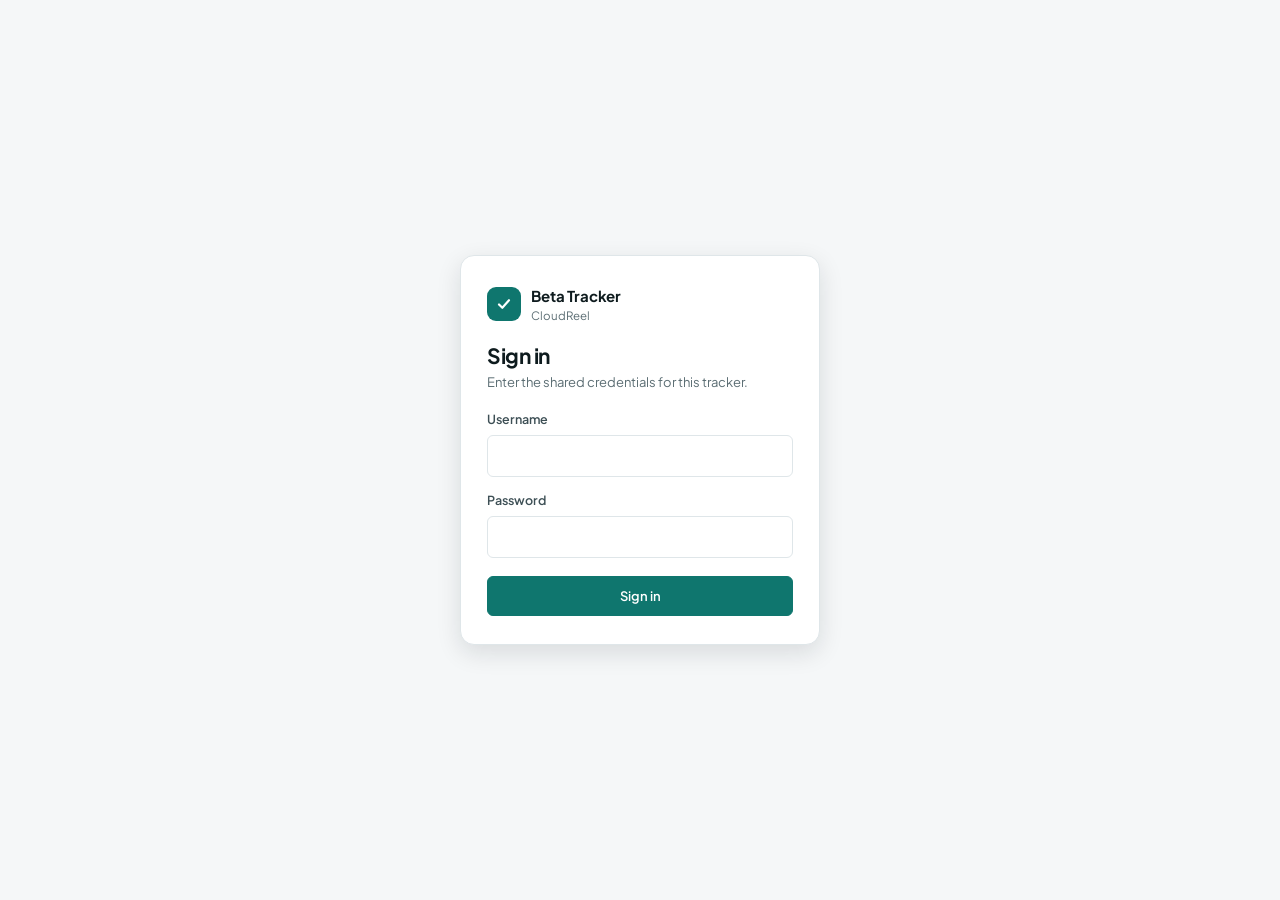
<file: site/login.html>
<!doctype html>
<html lang="en">
<head>
<meta charset="utf-8">
<meta name="viewport" content="width=device-width, initial-scale=1">
<meta name="color-scheme" content="light dark">
<title>Sign in · CloudReel Beta Tracker</title>
<link rel="icon" href="data:image/svg+xml,%3Csvg xmlns='http://www.w3.org/2000/svg' viewBox='0 0 32 32'%3E%3Crect width='32' height='32' rx='8' fill='%230f766e'/%3E%3Cpath d='m9 16.5 4.5 4.5L23 11.5' fill='none' stroke='%23fff' stroke-width='3' stroke-linecap='round' stroke-linejoin='round'/%3E%3C/svg%3E">
<script>try{var t=localStorage.getItem('cloudreel-tracker-theme');if(t==='light'||t==='dark')document.documentElement.setAttribute('data-theme',t);}catch(e){}</script>
<link rel="preconnect" href="https://fonts.googleapis.com">
<link rel="preconnect" href="https://fonts.gstatic.com" crossorigin>
<link rel="stylesheet" href="https://fonts.googleapis.com/css2?family=Plus+Jakarta+Sans:wght@400;500;600;700&display=swap">
<link rel="stylesheet" href="/site/style.css">
</head>
<body>
<div class="login-wrap">
  <form class="login-card" id="loginform" novalidate>
    <div class="login-brand">
      <span class="logo" aria-hidden="true"><svg viewBox="0 0 24 24"><path d="m6 12.5 4 4 8-9"/></svg></span>
      <span><b>Beta Tracker</b><small>CloudReel</small></span>
    </div>
    <h1>Sign in</h1>
    <p class="lede">Enter the shared credentials for this tracker.</p>
    <div id="loginerr" class="login-err" hidden role="alert"></div>
    <div class="login-field">
      <label for="lf-user">Username</label>
      <input type="text" id="lf-user" name="username" autocomplete="username" autocapitalize="off" autocorrect="off" spellcheck="false" required>
    </div>
    <div class="login-field">
      <label for="lf-pass">Password</label>
      <input type="password" id="lf-pass" name="password" autocomplete="current-password" required>
    </div>
    <button type="submit" class="btn primary login-submit" id="loginbtn">Sign in</button>
  </form>
</div>
<script>
(function () {
  'use strict';
  var form = document.getElementById('loginform');
  var err = document.getElementById('loginerr');
  var btn = document.getElementById('loginbtn');
  var params = new URLSearchParams(location.search);
  var next = params.get('next') || '/site/';
  if (!/^\/(?!\/)/.test(next)) next = '/site/';
  form.addEventListener('submit', function (ev) {
    ev.preventDefault();
    err.hidden = true;
    btn.disabled = true; btn.textContent = 'Signing in…';
    fetch('/api/login', {
      method: 'POST',
      headers: { 'Content-Type': 'application/json' },
      body: JSON.stringify({
        username: document.getElementById('lf-user').value,
        password: document.getElementById('lf-pass').value
      })
    }).then(function (r) {
      if (r.ok) { location.href = next; return; }
      return r.json().catch(function () { return {}; }).then(function (b) {
        throw new Error(b.error || 'Incorrect username or password.');
      });
    }).catch(function (e) {
      err.textContent = e.message || 'Could not sign in. Try again.';
      err.hidden = false;
      btn.disabled = false; btn.textContent = 'Sign in';
      document.getElementById('lf-pass').focus();
    });
  });
}());
</script>
</body>
</html>
</file>
<file: site/style.css>
/* CloudReel Beta Tracker — design tokens (Minimal / Swiss, dense dashboard) */
:root{
  --font:"Plus Jakarta Sans",ui-sans-serif,system-ui,-apple-system,"Segoe UI",Roboto,sans-serif;
  --mono:ui-monospace,SFMono-Regular,"JetBrains Mono",Menlo,Consolas,monospace;
  --bg:#f5f7f8;--surface:#fff;--surface-2:#f0f4f5;--surface-3:#e6ecee;
  --ink:#0e1b1e;--ink2:#3d4f55;--ink3:#5b6d73;--line:#dfe6e9;--line-strong:#c5d0d4;
  --primary:#0f766e;--primary-hover:#0b5f59;--on-primary:#fff;--primary-soft:#e2f4f1;--ring:#0d9488;
  --crit:#b42318;--crit-bg:#fdecea;--high:#b54708;--high-bg:#fff1e0;--med:#1d4ed8;--med-bg:#e8f0ff;--low:#475467;--low-bg:#eef1f4;--ok:#067647;--ok-bg:#e3f6ec;
  --s-open:#7b8a90;--s-prog:#d97706;--s-fixed:#2563eb;--s-ver:#059669;--s-wont:#8b7fb8;
  --shadow-1:0 1px 2px rgba(14,27,30,.06);--shadow-2:0 8px 24px rgba(14,27,30,.12);--shadow-3:0 24px 64px rgba(14,27,30,.24);
  --r-s:6px;--r-m:10px;--r-l:14px;--top:56px;
  --fast:120ms;--base:180ms;--ease:cubic-bezier(.2,.7,.3,1);
}
@media (prefers-color-scheme: dark){:root:not([data-theme="light"]){
  --bg:#0a1113;--surface:#111a1d;--surface-2:#162125;--surface-3:#1d2b30;
  --ink:#e9f0f1;--ink2:#b6c4c8;--ink3:#8c9da2;--line:#223035;--line-strong:#33454b;
  --primary:#2dd4bf;--primary-hover:#5eead4;--on-primary:#04201d;--primary-soft:#0f2b29;--ring:#2dd4bf;
  --crit:#ff9388;--crit-bg:#3a1614;--high:#ffb86b;--high-bg:#382410;--med:#93b8ff;--med-bg:#14223f;--low:#c2cad0;--low-bg:#1f2a2e;--ok:#6ee7a8;--ok-bg:#0f2a1d;
  --s-open:#6f8086;--s-prog:#f59e0b;--s-fixed:#60a5fa;--s-ver:#34d399;--s-wont:#a99bd6;
  --shadow-1:0 1px 2px rgba(0,0,0,.4);--shadow-2:0 8px 24px rgba(0,0,0,.5);--shadow-3:0 24px 64px rgba(0,0,0,.6);
}}
:root[data-theme="dark"]{
  --bg:#0a1113;--surface:#111a1d;--surface-2:#162125;--surface-3:#1d2b30;
  --ink:#e9f0f1;--ink2:#b6c4c8;--ink3:#8c9da2;--line:#223035;--line-strong:#33454b;
  --primary:#2dd4bf;--primary-hover:#5eead4;--on-primary:#04201d;--primary-soft:#0f2b29;--ring:#2dd4bf;
  --crit:#ff9388;--crit-bg:#3a1614;--high:#ffb86b;--high-bg:#382410;--med:#93b8ff;--med-bg:#14223f;--low:#c2cad0;--low-bg:#1f2a2e;--ok:#6ee7a8;--ok-bg:#0f2a1d;
  --s-open:#6f8086;--s-prog:#f59e0b;--s-fixed:#60a5fa;--s-ver:#34d399;--s-wont:#a99bd6;
  --shadow-1:0 1px 2px rgba(0,0,0,.4);--shadow-2:0 8px 24px rgba(0,0,0,.5);--shadow-3:0 24px 64px rgba(0,0,0,.6);
  color-scheme:dark;
}
:root[data-theme="light"]{color-scheme:light}

*,*::before,*::after{box-sizing:border-box}
[hidden]{display:none!important}
html{scroll-padding-top:calc(var(--top) + 72px);-webkit-text-size-adjust:100%}
body{margin:0;background:var(--bg);color:var(--ink);font:14.5px/1.55 var(--font);-webkit-font-smoothing:antialiased;text-rendering:optimizeLegibility}
a{color:var(--primary);text-underline-offset:2px}
a:hover{color:var(--primary-hover)}
button,select,input,textarea{font:inherit;color:inherit}
h1{font-size:26px;line-height:1.2;margin:0 0 6px;letter-spacing:-.02em;font-weight:700;text-wrap:balance}
h2{font-size:17px;line-height:1.3;margin:32px 0 12px;letter-spacing:-.01em;font-weight:700}
h3{font-size:14.5px;line-height:1.35;margin:0 0 6px;font-weight:600}
p{margin:0 0 10px}
code{font:12.5px var(--mono);background:var(--surface-2);border-radius:4px;padding:1px 5px}
kbd{font:600 11px var(--font);background:var(--surface-2);border:1px solid var(--line);border-bottom-width:2px;border-radius:5px;padding:1px 5px;color:var(--ink3);white-space:nowrap}
svg.i{width:16px;height:16px;flex:none;fill:none;stroke:currentColor;stroke-width:2;stroke-linecap:round;stroke-linejoin:round}
.lede{color:var(--ink2);max-width:76ch}
.muted{color:var(--ink3)}
.num{font-variant-numeric:tabular-nums}
.sr{position:absolute;width:1px;height:1px;overflow:hidden;clip-path:inset(50%);white-space:nowrap}
:focus-visible{outline:2px solid var(--ring);outline-offset:2px;border-radius:4px}
.skip{position:absolute;left:12px;top:-60px;z-index:100;background:var(--primary);color:var(--on-primary);padding:8px 14px;border-radius:var(--r-s);font-weight:600;text-decoration:none;transition:top var(--fast)}
.skip:focus{top:10px;color:var(--on-primary)}

/* ---------- shell */
.app{display:grid;grid-template-columns:252px minmax(0,1fr);min-height:100vh}
.side{position:sticky;top:0;height:100vh;display:flex;flex-direction:column;background:var(--surface);border-right:1px solid var(--line);padding:14px 12px;z-index:30}
.brand{display:flex;gap:10px;align-items:center;text-decoration:none;color:var(--ink);padding:2px 6px 14px;border-radius:var(--r-s)}
.brand:hover{color:var(--ink)}
.brand b{display:block;font-size:15px;letter-spacing:-.01em}
.brand small{display:block;color:var(--ink3);font-size:11.5px}
.logo{width:34px;height:34px;border-radius:9px;background:var(--primary);display:grid;place-items:center;flex:none}
.logo svg{width:20px;height:20px;fill:none;stroke:var(--on-primary);stroke-width:2.6;stroke-linecap:round;stroke-linejoin:round}
#nav{flex:1;overflow-y:auto;display:flex;flex-direction:column;gap:2px;margin:0 -4px;padding:0 4px}
.orgswitch{padding:0 6px 12px}
.orgswitch select{width:100%;font-weight:600;font-size:13px;cursor:pointer}
#nav .grp{font-size:11px;font-weight:600;text-transform:uppercase;letter-spacing:.08em;color:var(--ink3);padding:14px 10px 6px}
#nav a{display:flex;align-items:center;gap:10px;padding:7px 10px;border-radius:var(--r-s);text-decoration:none;color:var(--ink2);font-weight:500;transition:background var(--fast),color var(--fast)}
#nav a:hover{background:var(--surface-2);color:var(--ink)}
#nav a[aria-current=page]{background:var(--primary-soft);color:var(--primary);font-weight:600}
#nav a span{flex:1;min-width:0}
#nav a em{font-style:normal;font-size:11.5px;font-weight:600;color:var(--ink3);font-variant-numeric:tabular-nums;background:var(--surface-2);border-radius:999px;padding:0 7px}
#nav a[aria-current=page] em{background:var(--surface);color:var(--primary)}
.side-foot{border-top:1px solid var(--line);padding-top:12px;font-size:12px}
.store{display:flex;gap:8px;color:var(--ink3);padding:0 4px 10px;line-height:1.4}
.store b{display:block;color:var(--ink2);font-weight:600}
.store .dot{width:8px;height:8px;border-radius:50%;background:var(--s-ver);margin-top:5px;flex:none}
.store .dot.local{background:var(--s-prog)}
.side-btns{display:grid;grid-template-columns:repeat(2,minmax(0,1fr));gap:6px}
.side-btns .btn{justify-content:center;padding:6px 4px;font-size:12px;min-width:0;overflow:hidden;text-overflow:ellipsis;white-space:nowrap}

.col{min-width:0;display:flex;flex-direction:column}
.top{position:sticky;top:0;z-index:20;height:var(--top);display:flex;align-items:center;gap:12px;padding:0 28px;background:color-mix(in srgb,var(--bg) 88%,transparent);backdrop-filter:saturate(1.4) blur(10px);border-bottom:1px solid var(--line)}
.crumb{display:flex;align-items:center;gap:6px;font-size:13px;color:var(--ink3);min-width:0;flex:1;white-space:nowrap;overflow:hidden}
.crumb b{color:var(--ink);font-weight:600;overflow:hidden;text-overflow:ellipsis}
.searchbtn{display:flex;align-items:center;gap:8px;width:min(360px,38vw);background:var(--surface);border:1px solid var(--line);border-radius:var(--r-m);padding:7px 10px;color:var(--ink3);cursor:pointer;text-align:left;transition:border-color var(--fast),box-shadow var(--fast)}
.searchbtn:hover{border-color:var(--line-strong);box-shadow:var(--shadow-1)}
.searchbtn .sb-t{flex:1;overflow:hidden;text-overflow:ellipsis;white-space:nowrap;font-size:13px}
.sb-i{display:inline-flex;color:var(--ink3)}
.icon-btn{display:inline-grid;place-items:center;width:36px;height:36px;border-radius:var(--r-s);border:1px solid transparent;background:none;color:var(--ink2);cursor:pointer;flex:none;transition:background var(--fast),color var(--fast)}
.icon-btn:hover{background:var(--surface-3);color:var(--ink)}
.icon-btn svg.i{width:18px;height:18px}
.menu{display:none}
#main{padding:28px 28px 120px;max-width:1280px;width:100%;outline:none}

/* ---------- primitives */
.btn{display:inline-flex;align-items:center;gap:6px;background:var(--surface);border:1px solid var(--line);border-radius:var(--r-s);padding:6px 11px;font-weight:600;font-size:13px;color:var(--ink2);cursor:pointer;text-decoration:none;white-space:nowrap;transition:border-color var(--fast),background var(--fast),color var(--fast)}
.btn:hover{border-color:var(--line-strong);background:var(--surface-2);color:var(--ink)}
.btn:active{background:var(--surface-3)}
.btn[disabled]{opacity:.45;cursor:not-allowed}
.btn.primary{background:var(--primary);border-color:var(--primary);color:var(--on-primary)}
.btn.primary:hover{background:var(--primary-hover);border-color:var(--primary-hover);color:var(--on-primary)}
.btn.ghost{border-color:transparent;background:none}
.btn.ghost:hover{background:var(--surface-3)}
.card{background:var(--surface);border:1px solid var(--line);border-radius:var(--r-l);padding:16px 18px;box-shadow:var(--shadow-1)}
a.card{display:block;text-decoration:none;color:inherit;transition:border-color var(--base),box-shadow var(--base),transform var(--base) var(--ease)}
a.card:hover{border-color:var(--line-strong);box-shadow:var(--shadow-2);transform:translateY(-1px);color:inherit}
.grid{display:grid;gap:14px}
.g2{grid-template-columns:repeat(auto-fit,minmax(min(340px,100%),1fr))}
.g4{grid-template-columns:repeat(auto-fit,minmax(min(220px,100%),1fr))}
.kpis{display:grid;grid-template-columns:repeat(auto-fit,minmax(128px,1fr));gap:10px;margin:14px 0}
.kpi{background:var(--surface);border:1px solid var(--line);border-radius:var(--r-m);padding:11px 13px}
.kpi b{display:block;font-size:22px;line-height:1.2;letter-spacing:-.02em;font-variant-numeric:tabular-nums}
.kpi span{font-size:12px;color:var(--ink3)}
ul.tight{margin:6px 0 0;padding-left:18px}
ul.tight li{margin:0 0 6px}
ul.tight li::marker{color:var(--ink3)}
.verdict{display:flex;gap:12px;border:1px solid color-mix(in srgb,var(--crit) 35%,var(--line));background:var(--crit-bg);border-radius:var(--r-l);padding:14px 16px;margin:16px 0}
.verdict svg.i{width:20px;height:20px;color:var(--crit);margin-top:1px}
.verdict b{color:var(--crit);font-weight:700}
.verdict p{margin:6px 0 0;color:var(--ink2)}
.note{border:1px solid color-mix(in srgb,var(--high) 40%,var(--line));border-radius:var(--r-m);padding:12px 16px;background:var(--high-bg);margin:12px 0}
.empty{text-align:center;padding:48px 20px;border:1px dashed var(--line-strong);border-radius:var(--r-l);color:var(--ink3)}
.empty b{display:block;color:var(--ink);font-size:15px;margin-bottom:4px}
.empty .btn{margin-top:12px}

.pill{display:inline-flex;align-items:center;font-size:11.5px;font-weight:600;line-height:1.6;padding:0 8px;border-radius:999px;background:var(--low-bg);color:var(--low);white-space:nowrap;text-transform:capitalize}
.p-crit{background:var(--crit-bg);color:var(--crit)}.p-high{background:var(--high-bg);color:var(--high)}
.p-med{background:var(--med-bg);color:var(--med)}.p-ok{background:var(--ok-bg);color:var(--ok)}
.p-brand{background:var(--primary-soft);color:var(--primary)}
.id{font:600 12px var(--mono);color:var(--ink3);white-space:nowrap}
a.ref{font:600 11.5px var(--mono);text-decoration:none;background:var(--primary-soft);color:var(--primary);border-radius:5px;padding:1px 6px;white-space:nowrap;transition:background var(--fast)}
a.ref:hover{background:color-mix(in srgb,var(--primary) 22%,var(--surface))}
a.ref.closed{text-decoration:line-through;opacity:.7}

/* status control: dot + native select, colour is never the only signal */
.st{position:relative;display:inline-flex;align-items:center;flex:none}
.st::before{content:"";position:absolute;left:10px;width:8px;height:8px;border-radius:50%;background:var(--c);pointer-events:none}
.st::after{content:"";position:absolute;right:10px;width:6px;height:6px;border:solid var(--ink3);border-width:0 1.6px 1.6px 0;transform:translateY(-2px) rotate(45deg);pointer-events:none}
.st select{appearance:none;-webkit-appearance:none;background:var(--surface);border:1px solid var(--line);border-radius:999px;padding:4px 26px 4px 25px;font-size:12.5px;font-weight:600;color:var(--ink);cursor:pointer;min-width:118px;transition:border-color var(--fast),box-shadow var(--fast)}
.st select:hover{border-color:var(--line-strong);box-shadow:var(--shadow-1)}
.s-open{--c:var(--s-open)}.s-in-progress{--c:var(--s-prog)}.s-fixed{--c:var(--s-fixed)}.s-verified{--c:var(--s-ver)}.s-wontfix{--c:var(--s-wont)}

.bar{display:flex;height:8px;border-radius:4px;overflow:hidden;background:var(--surface-3);gap:1px}
.bar i{display:block;min-width:2px;transition:width var(--base) var(--ease)}
.b-open{background:var(--s-open);opacity:.45}.b-in-progress{background:var(--s-prog)}.b-fixed{background:var(--s-fixed)}.b-verified{background:var(--s-ver)}.b-wontfix{background:var(--s-wont)}
.legend{display:flex;flex-wrap:wrap;gap:4px 14px;font-size:12px;color:var(--ink2);margin-top:10px}
.legend span::before{content:"";display:inline-block;width:8px;height:8px;border-radius:50%;margin-right:6px;background:var(--c)}

/* ---------- dashboard */
.hero{display:grid;grid-template-columns:minmax(0,1fr) auto;gap:20px;align-items:end;margin-bottom:6px}
.eyebrow{font-size:12px;font-weight:600;letter-spacing:.06em;text-transform:uppercase;color:var(--ink3);margin:0 0 6px}
.hero-links{display:flex;gap:8px;flex-wrap:wrap}
.overall{display:grid;grid-template-columns:auto minmax(0,1fr);gap:18px;align-items:center}
.ring{--p:0;width:92px;height:92px;border-radius:50%;background:conic-gradient(var(--s-ver) calc(var(--p)*1%),var(--surface-3) 0);display:grid;place-items:center;flex:none}
.ring>div{width:72px;height:72px;border-radius:50%;background:var(--surface);display:grid;place-items:center;text-align:center;line-height:1.1}
.ring b{font-size:20px;letter-spacing:-.02em;font-variant-numeric:tabular-nums}
.ring small{display:block;font-size:10.5px;color:var(--ink3);font-weight:500}
.prog h3{display:flex;justify-content:space-between;align-items:baseline;gap:8px}
.prog h3 small{font-weight:500;color:var(--ink3);font-size:12px}
.prog .big{font-size:28px;font-weight:700;line-height:1.1;letter-spacing:-.02em;margin:2px 0 10px;font-variant-numeric:tabular-nums}
.prog .big small{font-size:12.5px;font-weight:500;color:var(--ink3);letter-spacing:0}
.prog .sub{font-size:12px;color:var(--ink3);margin-top:8px}
.brk{display:grid;grid-template-columns:auto minmax(0,1fr) auto;gap:8px 12px;align-items:center}
.brk .n{font-size:12.5px;color:var(--ink2);font-variant-numeric:tabular-nums;white-space:nowrap}
.act{list-style:none;margin:0;padding:0}
.act li{display:grid;grid-template-columns:auto minmax(0,1fr) auto;gap:10px;align-items:center;padding:7px 0;border-bottom:1px solid var(--line)}
.act li:last-child{border-bottom:0}
.act .t{overflow:hidden;text-overflow:ellipsis;white-space:nowrap}
.act time{font-size:12px;color:var(--ink3);white-space:nowrap}

/* ---------- filters + rows */
.filters{display:flex;flex-wrap:wrap;gap:8px;align-items:center;margin:16px -8px 12px;position:sticky;top:var(--top);z-index:10;background:color-mix(in srgb,var(--bg) 92%,transparent);backdrop-filter:blur(8px);padding:10px 8px;border-radius:0 0 var(--r-m) var(--r-m)}
.field{position:relative;flex:1 1 220px;min-width:170px}
.field .sb-i{position:absolute;left:10px;top:50%;transform:translateY(-50%);pointer-events:none}
input[type=search],input[type=text],input[type=password],select,textarea{background:var(--surface);border:1px solid var(--line);border-radius:var(--r-s);padding:6px 10px;transition:border-color var(--fast),box-shadow var(--fast)}
.field input[type=search]{width:100%;padding-left:32px}
input::placeholder,textarea::placeholder{color:var(--ink3);opacity:1}
input:hover,select:hover,textarea:hover{border-color:var(--line-strong)}
input:focus-visible,select:focus-visible,textarea:focus-visible{outline:2px solid var(--ring);outline-offset:0;border-color:var(--ring)}
.filters select{max-width:200px;cursor:pointer}
.filters select.on{border-color:var(--primary);background:var(--primary-soft);color:var(--primary);font-weight:600}
.filters .count{color:var(--ink3);font-size:12.5px;margin-left:auto;font-variant-numeric:tabular-nums;white-space:nowrap}
.multisel{position:relative}
.ms-btn{max-width:220px}
.ms-btn span,.ms-btn{overflow:hidden;text-overflow:ellipsis;white-space:nowrap}
.ms-btn .i{flex:none;width:14px;height:14px;margin-left:auto}
.multisel.on .ms-btn{border-color:var(--primary);background:var(--primary-soft);color:var(--primary);font-weight:600}
.ms-panel{position:absolute;top:calc(100% + 6px);left:0;z-index:20;width:max(220px,100%);max-width:320px;background:var(--surface);border:1px solid var(--line);border-radius:var(--r-m);box-shadow:var(--shadow-2);padding:8px}
.ms-search{width:100%;margin-bottom:6px}
.ms-opts{max-height:240px;overflow-y:auto;display:flex;flex-direction:column;gap:1px}
.ms-opt{display:flex;align-items:flex-start;gap:8px;padding:6px 6px;border-radius:var(--r-s);cursor:pointer;font-size:13px;line-height:1.35}
.ms-opt:hover{background:var(--surface-2)}
.ms-opt input{margin-top:3px;flex:none}
.ms-opt span{overflow-wrap:anywhere}
.ms-empty{color:var(--ink3);font-size:12.5px;padding:6px;margin:0}
.ms-clear{width:100%;justify-content:center;margin-top:6px}
.listhead{display:flex;align-items:center;gap:10px;padding:0 12px 8px;font-size:12.5px;color:var(--ink3)}
.listhead label{display:inline-flex;align-items:center;gap:8px;cursor:pointer}
input[type=checkbox]{width:16px;height:16px;accent-color:var(--primary);cursor:pointer;margin:0;flex:none}

.rows{display:flex;flex-direction:column;gap:6px}
.row{background:var(--surface);border:1px solid var(--line);border-radius:var(--r-m);transition:border-color var(--fast),box-shadow var(--fast)}
.row:hover{border-color:var(--line-strong)}
.row.open{box-shadow:var(--shadow-2);border-color:var(--line-strong)}
.row.sel{border-color:var(--primary);background:color-mix(in srgb,var(--primary-soft) 45%,var(--surface))}
.row.done .row-t b{color:var(--ink3);text-decoration:line-through;text-decoration-color:var(--line-strong)}
.row-h{display:grid;grid-template-columns:auto 96px auto minmax(0,1fr) auto;gap:12px;align-items:center;padding:9px 12px}
.row-h.nocheck{grid-template-columns:96px auto minmax(0,1fr) auto}
.sevcell{display:flex;gap:4px;min-width:64px}
.pick{display:inline-flex;width:16px}
.row-t{display:flex;align-items:center;gap:8px;background:none;border:0;padding:2px 4px;margin:-2px -4px;text-align:left;cursor:pointer;min-width:0;border-radius:var(--r-s)}
.row-t>span{min-width:0}
.row-t b{display:block;font-weight:600;line-height:1.35}
.row-t small{display:block;color:var(--ink3);font-size:12px;margin-top:1px}
.row-t svg.i{color:var(--ink3);transition:transform var(--base) var(--ease)}
.row.open .row-t svg.i{transform:rotate(90deg)}
.row-b{border-top:1px solid var(--line);padding:16px;animation:reveal var(--base) var(--ease)}
@keyframes reveal{from{opacity:0;transform:translateY(-4px)}to{opacity:1;transform:none}}

.cmp{display:grid;grid-template-columns:repeat(auto-fit,minmax(min(280px,100%),1fr));gap:10px;margin-bottom:14px}
.cmp>div{border:1px solid var(--line);border-radius:var(--r-m);padding:11px 13px;background:var(--surface-2);overflow-wrap:anywhere}
.cmp>div.b{border-color:color-mix(in srgb,var(--primary) 45%,var(--line));background:var(--primary-soft)}
.lbl{font-size:11px;text-transform:uppercase;letter-spacing:.07em;color:var(--ink3);font-weight:700;margin-bottom:4px}
.kv{display:grid;grid-template-columns:repeat(auto-fit,minmax(min(240px,100%),1fr));gap:12px;margin:0 0 14px}
.kv p{margin:0;white-space:pre-line;overflow-wrap:anywhere}
pre{background:var(--surface-2);border:1px solid var(--line);border-radius:var(--r-s);padding:10px 12px;font:12px/1.6 var(--mono);white-space:pre-wrap;overflow-wrap:anywhere;margin:0 0 14px}
ol.steps{margin:0 0 14px;padding-left:22px}
ol.steps li{margin-bottom:2px}
.shots{display:flex;gap:10px;overflow-x:auto;padding:2px 2px 8px;margin:0 0 12px;scroll-snap-type:x proximity}
.shots figure{margin:0;flex:0 0 232px;scroll-snap-align:start}
.shot{display:block;padding:0;border:1px solid var(--line);border-radius:var(--r-s);overflow:hidden;background:var(--surface-2);width:100%;cursor:zoom-in;transition:border-color var(--fast),box-shadow var(--fast)}
.shot:hover{border-color:var(--primary);box-shadow:var(--shadow-2)}
.shot img{display:block;width:100%;aspect-ratio:16/10;object-fit:cover;object-position:top}
figcaption{font-size:11.5px;color:var(--ink3);margin-top:4px;overflow-wrap:anywhere}
.track{display:grid;grid-template-columns:auto minmax(130px,200px) minmax(0,1fr);gap:10px;align-items:end;background:var(--surface-2);border:1px solid var(--line);border-radius:var(--r-m);padding:12px;margin-top:6px}
.track label{display:block;font-size:11px;font-weight:700;letter-spacing:.07em;text-transform:uppercase;color:var(--ink3);margin-bottom:4px}
.track textarea{display:block;width:100%;min-height:33px;resize:vertical}

#newform{display:block}
#newform>div{margin-bottom:12px}
#newform label{display:block;font-size:12.5px;font-weight:600;color:var(--ink2);margin-bottom:4px}
#newform input,#newform select,#newform textarea{width:100%}
#newform textarea{resize:vertical;min-height:60px}
.shotprev{display:flex;gap:10px;flex-wrap:wrap;margin:0 0 12px}
.shotprev:empty{display:none}
.shotprev figure{margin:0;position:relative;width:110px}
.shotprev img{width:110px;height:78px;object-fit:cover;border-radius:var(--r-s);border:1px solid var(--line);display:block;background:var(--surface-2)}
.shotprev button{position:absolute;top:-7px;right:-7px;background:var(--surface);border:1px solid var(--line);border-radius:999px;width:22px;height:22px;display:flex;align-items:center;justify-content:center;cursor:pointer;padding:0;color:var(--ink2)}
.shotprev button:hover{border-color:var(--line-strong);color:var(--ink)}
.shotprev .i{width:13px;height:13px}
.newform-actions{display:flex;justify-content:flex-end;gap:8px;margin-top:4px}
.track input{width:100%}
.track .meta{grid-column:1/-1;color:var(--ink3);font-size:12px}

/* ---------- tables */
.tbl{overflow-x:auto;border:1px solid var(--line);border-radius:var(--r-m);background:var(--surface);margin:0 0 16px;box-shadow:var(--shadow-1)}
table{border-collapse:collapse;width:100%;font-size:13.5px}
th,td{text-align:left;padding:8px 12px;border-bottom:1px solid var(--line);vertical-align:top}
thead th{font-size:11.5px;font-weight:600;letter-spacing:.04em;text-transform:uppercase;color:var(--ink3);background:var(--surface-2);white-space:nowrap;position:sticky;top:0}
tbody tr{transition:background var(--fast)}
tbody tr:hover{background:color-mix(in srgb,var(--surface-2) 60%,transparent)}
tbody tr:last-child td{border-bottom:0}
tr.grp th{background:var(--surface-2);color:var(--ink2);font-size:12px;font-weight:700}
td.c{text-align:center;white-space:nowrap}
td.r,th.r{text-align:right}

.lane{margin:10px 0}
.wsteps{list-style:none;margin:0;padding:2px 2px 8px;display:flex;gap:14px;overflow-x:auto}
.wsteps li{flex:0 0 232px}
.wsteps .noshot{aspect-ratio:16/10;border:1.5px dashed var(--line-strong);border-radius:var(--r-s);display:grid;place-items:center;color:var(--ink3);font-size:12px}
.wsteps b{display:block;margin-top:7px;font-size:13.5px}
.wsteps small{display:block;color:var(--ink2);font-size:12px;line-height:1.4;margin-bottom:3px}
.tabs{display:flex;gap:4px;margin:12px 0 16px;overflow-x:auto;border-bottom:1px solid var(--line)}
.tabs button{background:none;border:0;border-bottom:2px solid transparent;padding:8px 12px;font-weight:600;font-size:13.5px;color:var(--ink3);cursor:pointer;white-space:nowrap;margin-bottom:-1px;transition:color var(--fast),border-color var(--fast)}
.tabs button:hover{color:var(--ink)}
.tabs button[aria-selected=true]{color:var(--primary);border-bottom-color:var(--primary)}
.tabs em{font-style:normal;font-size:11.5px;color:var(--ink3);margin-left:4px;font-variant-numeric:tabular-nums}

/* ---------- overlays */
dialog{border:1px solid var(--line);border-radius:var(--r-l);padding:0;background:var(--surface);color:var(--ink);box-shadow:var(--shadow-3);max-width:min(980px,calc(100vw - 24px));width:100%;max-height:calc(100vh - 48px)}
dialog[open]{display:flex;flex-direction:column;animation:pop var(--base) var(--ease)}
dialog::backdrop{background:rgba(6,14,16,.55)}
@keyframes pop{from{opacity:0;transform:translateY(8px) scale(.985)}to{opacity:1;transform:none}}
.dlg-bar{display:flex;justify-content:space-between;align-items:center;gap:10px;padding:10px 12px 10px 16px;border-bottom:1px solid var(--line);flex:none}
.dlg-t{display:flex;align-items:center;gap:8px;min-width:0;flex-wrap:wrap}
.dlg-actions{display:flex;gap:6px;align-items:center;flex:none}
.dlg-body{padding:18px 18px 20px;overflow-y:auto}
.dlg-body h3{font-size:18px;letter-spacing:-.01em;line-height:1.3;margin-bottom:4px}
.lb{width:auto;max-width:calc(100vw - 24px)}
.lb-w{overflow:auto;background:var(--surface-2)}
.lb img{display:block;max-width:calc(100vw - 26px);max-height:calc(100vh - 110px);margin:0 auto}
.cmd{max-width:min(640px,calc(100vw - 24px));margin-top:12vh;max-height:min(560px,76vh)}
.cmd-in{display:flex;align-items:center;gap:10px;padding:12px 14px;border-bottom:1px solid var(--line)}
.cmd-in input{flex:1;border:0;background:none;padding:2px 0;font-size:15px;outline:none}
.cmd-list{overflow-y:auto;padding:6px;flex:1}
.cmd-g{font-size:11px;font-weight:700;letter-spacing:.07em;text-transform:uppercase;color:var(--ink3);padding:8px 10px 4px}
.cmd-o{display:grid;grid-template-columns:96px minmax(0,1fr) auto;gap:10px;align-items:center;padding:8px 10px;border-radius:var(--r-s);cursor:pointer}
.cmd-o .t{overflow:hidden;text-overflow:ellipsis;white-space:nowrap}
.cmd-o[aria-selected=true]{background:var(--primary-soft)}
.cmd-foot{display:flex;gap:16px;padding:8px 14px;border-top:1px solid var(--line);font-size:12px;color:var(--ink3)}
.cmd-foot kbd{margin-right:3px}

.bulk{position:fixed;left:50%;bottom:20px;transform:translateX(-50%);z-index:40;display:flex;align-items:center;gap:10px;background:var(--ink);color:var(--bg);border-radius:var(--r-l);padding:8px 10px 8px 16px;box-shadow:var(--shadow-3);font-weight:600;font-size:13.5px;max-width:calc(100vw - 24px);animation:pop var(--base) var(--ease)}
.bulk[hidden]{display:none}
.bulk select{background:var(--surface);color:var(--ink);border-color:transparent;font-weight:600;cursor:pointer}
.bulk .btn{background:transparent;border-color:color-mix(in srgb,var(--bg) 35%,transparent);color:var(--bg)}
.bulk .btn:hover{background:color-mix(in srgb,var(--bg) 15%,transparent)}
.toasts{position:fixed;right:20px;bottom:20px;z-index:60;display:flex;flex-direction:column;gap:8px;align-items:flex-end;pointer-events:none}
.toast{display:flex;align-items:center;gap:8px;background:var(--ink);color:var(--bg);border-radius:var(--r-m);padding:9px 14px;font-size:13px;font-weight:600;box-shadow:var(--shadow-2);animation:pop var(--base) var(--ease)}
.toast.err{background:var(--crit);color:#fff}
.toast.out{opacity:0;transform:translateY(6px);transition:opacity var(--fast),transform var(--fast)}
.scrim{position:fixed;inset:0;background:rgba(6,14,16,.5);z-index:25}

/* ---------- responsive */
@media (max-width:1024px){
  .app{grid-template-columns:minmax(0,1fr)}
  .side{position:fixed;left:0;top:0;bottom:0;width:272px;height:auto;max-height:100dvh;transform:translateX(-102%);transition:transform var(--base) var(--ease);box-shadow:none}
  .side.open{transform:none;box-shadow:var(--shadow-3)}
  .menu{display:inline-grid}
  .top{padding:0 16px}
  #main{padding:20px 16px 120px}
}
@media (max-width:720px){
  h1{font-size:22px}
  .searchbtn{width:auto;padding:8px}
  .searchbtn .sb-t,.searchbtn kbd{display:none}
  .hero{grid-template-columns:minmax(0,1fr)}
  .row-h{grid-template-columns:auto minmax(0,1fr) auto;grid-template-areas:"c i s" "t t t";gap:6px 10px}
  .row-h.nocheck{grid-template-columns:minmax(0,1fr) auto;grid-template-areas:"i s" "t t"}
  .row-h>.pick{grid-area:c}.row-h>.id{grid-area:i}.row-h>.row-t{grid-area:t}.row-h>.st,.row-h>.nost{grid-area:s}
  .row-h>.sevcell{display:none}
  .st select{min-width:0}
  .track{grid-template-columns:minmax(0,1fr)}
  .filters{position:static;margin:14px 0 10px;padding:0;background:none;backdrop-filter:none}
  .filters select{max-width:none;flex:1 1 140px}
  .toasts{left:12px;right:12px;align-items:stretch}
  .bulk{bottom:12px}
}
@media (pointer:coarse){
  .btn,.icon-btn,.st select,.filters select,input[type=search],input[type=text],#nav a,.tabs button{min-height:44px}
  .icon-btn{width:44px}
  .row-t{min-height:44px}
}
@media (prefers-reduced-motion:reduce){
  *,*::before,*::after{animation-duration:.01ms!important;transition-duration:.01ms!important;scroll-behavior:auto!important}
}
@media print{
  .side,.top,.filters,.bulk,.toasts,.listhead{display:none!important}
  .app{display:block}
  #main{padding:0;max-width:none}
  .row,.card,.tbl{box-shadow:none;break-inside:avoid}
}

/* ---------- sign-in page */
.login-wrap{min-height:100vh;display:grid;place-items:center;padding:24px}
.login-card{width:100%;max-width:360px;background:var(--surface);border:1px solid var(--line);border-radius:var(--r-l);box-shadow:var(--shadow-2);padding:28px 26px}
.login-brand{display:flex;gap:10px;align-items:center;margin-bottom:18px}
.login-brand b{display:block;font-size:15px;letter-spacing:-.01em}
.login-brand small{display:block;color:var(--ink3);font-size:11.5px}
.login-card h1{margin:0 0 4px;font-size:21px}
.login-card .lede{margin:0 0 18px;color:var(--ink3);font-size:13px}
.login-field{margin-bottom:14px}
.login-field label{display:block;font-size:12.5px;font-weight:600;color:var(--ink2);margin-bottom:5px}
.login-field input{width:100%;padding:9px 11px}
.login-submit{width:100%;justify-content:center;padding:9px 11px;margin-top:4px}
.login-err{background:var(--crit-bg);color:var(--crit);border:1px solid color-mix(in srgb,var(--crit) 35%,transparent);border-radius:var(--r-s);padding:9px 11px;font-size:13px;margin-bottom:14px}
</file>
